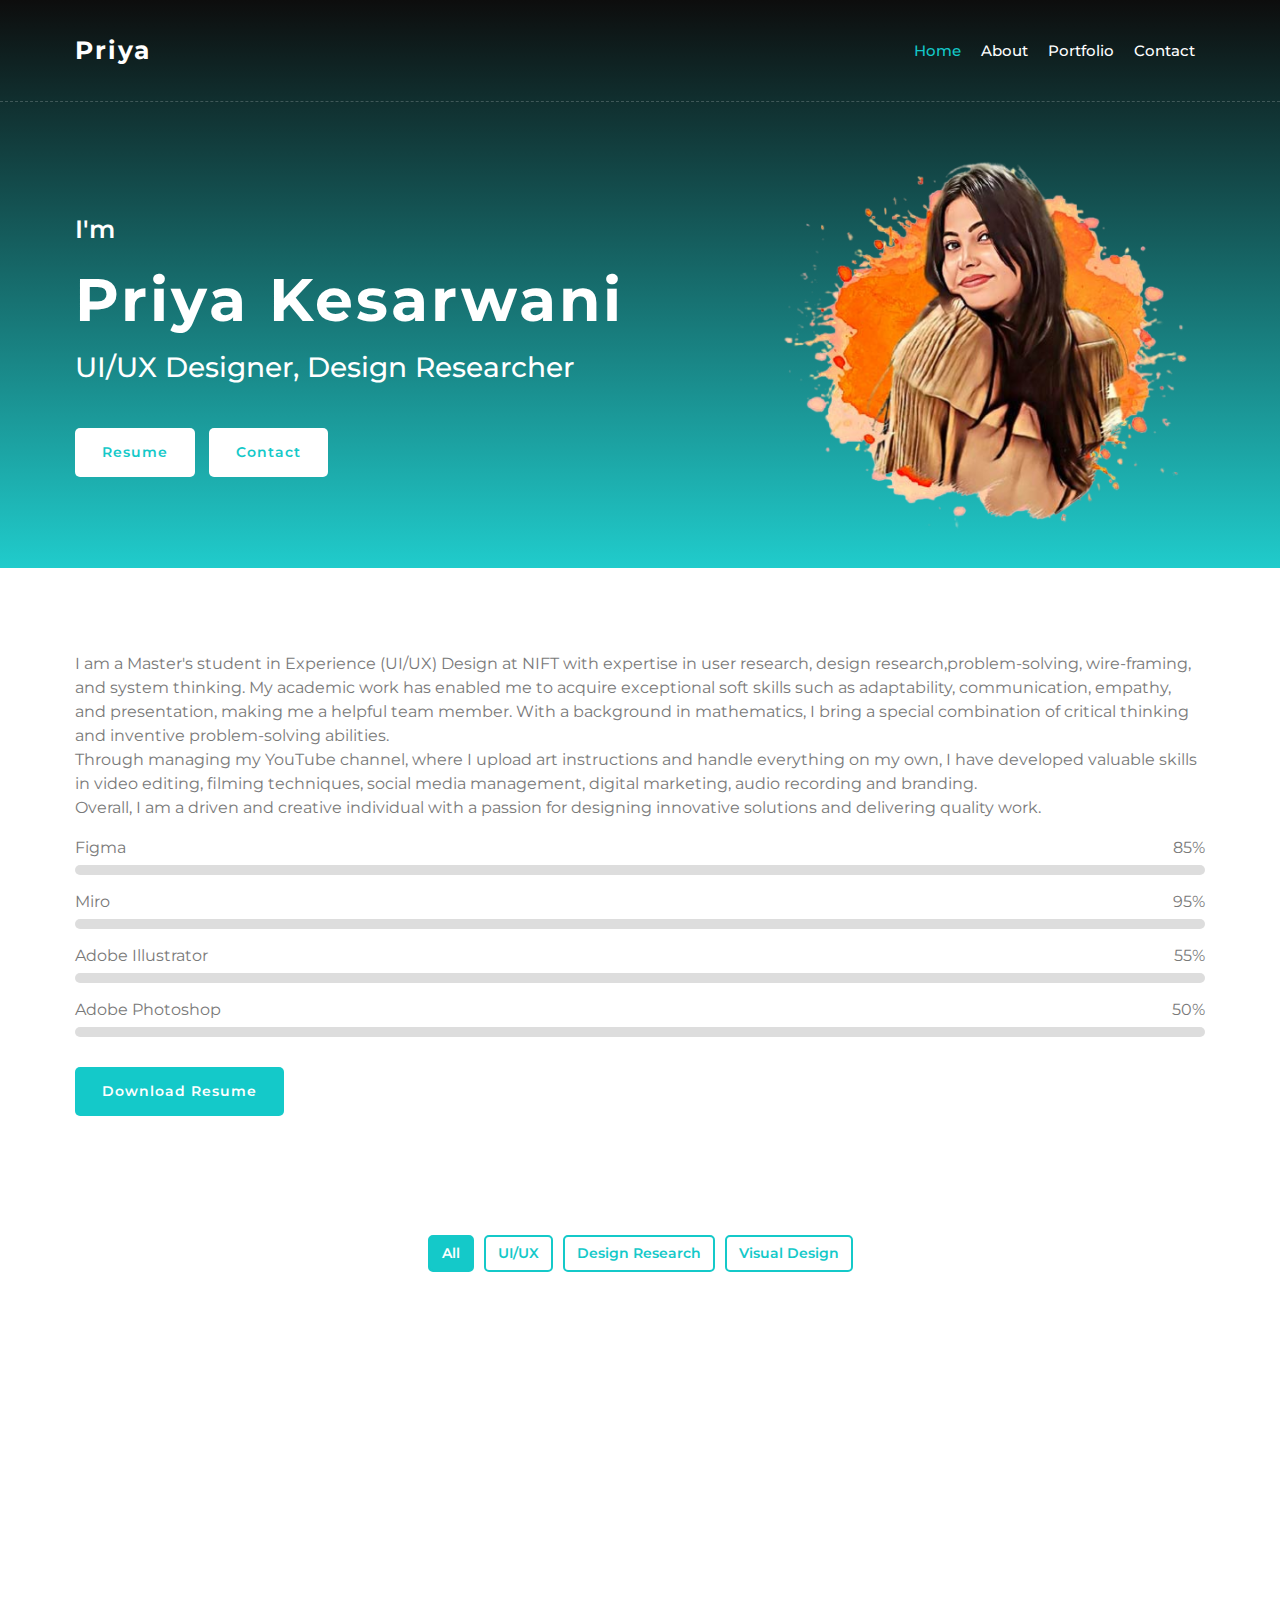
<file: index.html>
<!DOCTYPE html>
<html lang="en">

<head>
    <meta charset="utf-8">
    <title>Priya Kesarwani</title>
    <meta content="width=device-width, initial-scale=1.0" name="viewport">
    <meta content="Free Website Template" name="keywords">
    <meta content="Free Website Template" name="description">

    <!-- Favicon -->
    <link href="img/favicon.ico" rel="icon">

    <!-- Google Font -->
    <link href="https://fonts.googleapis.com/css2?family=Montserrat:wght@300;400;500;600;700&display=swap"
        rel="stylesheet">

    <!-- CSS Libraries -->
    <link href="https://stackpath.bootstrapcdn.com/bootstrap/4.4.1/css/bootstrap.min.css" rel="stylesheet">
    <link href="https://cdnjs.cloudflare.com/ajax/libs/font-awesome/5.10.0/css/all.min.css" rel="stylesheet">
    <link href="lib/animate/animate.min.css" rel="stylesheet">
    <link href="lib/owlcarousel/assets/owl.carousel.min.css" rel="stylesheet">
    <link href="lib/lightbox/css/lightbox.min.css" rel="stylesheet">

    <!-- Template Stylesheet -->
    <link href="css/style.css" rel="stylesheet">
</head>

<body data-spy="scroll" data-target=".navbar" data-offset="51">
    <!-- Nav Bar Start -->
    <div class="navbar navbar-expand-lg bg-light navbar-light">
        <div class="container-fluid">
            <a href="index.html" class="navbar-brand">Priya</a>
            <button type="button" class="navbar-toggler" data-toggle="collapse" data-target="#navbarCollapse">
                <button type="button" class="navbar-toggler" data-toggle="collapse" data-target="#navbarCollapse">
                    <span class="navbar-toggler-icon"></span>
                </button>

                <div class="collapse navbar-collapse justify-content-between" id="navbarCollapse">
                    <div class="navbar-nav ml-auto">
                        <a href="#home" class="nav-item nav-link active">Home</a>
                        <a href="#about" class="nav-item nav-link">About</a>
                        <a href="#portfolio" class="nav-item nav-link">Portfolio</a>
                        <a href="#contact" class="nav-item nav-link">Contact</a>
                    </div>
                </div>
        </div>
    </div>
    <!-- Nav Bar End -->


    <!-- Hero Start -->
    <div class="hero" id="home">
        <div class="container-fluid">
            <div class="row align-items-center">
                <div class="col-sm-12 col-md-6">
                    <div class="hero-content">
                        <div class="hero-text">
                            <p>I'm</p>
                            <h1>Priya Kesarwani</h1>
                            <h3 style="color:#fff">UI/UX Designer, Design Researcher</h3>
                        </div>
                        <div class="hero-btn">
                            <a class="btn" href="docs/Priya Kesarwani (Resume).pdf" target="_blank" download>Resume</a>
                            <a class="btn" href="#contact">Contact</a>
                        </div>
                    </div>
                </div>
                <div class="col-sm-12 col-md-6">
                    <div class="hero-image">
                        <img src="img/priya.png" alt="Hero Image">
                    </div>
                </div>
            </div>
        </div>
    </div>
    <!-- Hero End -->


    <!-- About Start -->
    <div class="about wow" data-wow-delay="0.1s" id="about">
        <div class="container-fluid">
            <div class="row align-items-center">
                <div class="col-md-12">
                    <div class="about-content">
                        <div class="section-header text-center">
                            <!-- <p>Learn About Me</p> -->
                            <h2>About me</h2>
                        </div>
                        <div class="about-text">
                            <p>
                                I am a Master's student in Experience (UI/UX) Design at NIFT with expertise in user
                                research, design research,problem-solving, wire-framing, and system thinking. My
                                academic work has enabled me to acquire exceptional soft skills such as adaptability,
                                communication, empathy, and presentation, making me a helpful team member. With a
                                background in mathematics, I bring a special combination of critical thinking and
                                inventive problem-solving abilities. <br>
                                Through managing my YouTube channel, where I upload art instructions and handle
                                everything on my own, I have developed valuable skills in video editing, filming
                                techniques, social media management, digital marketing, audio recording and branding.
                                <br>
                                Overall, I am a driven and creative individual with a passion for designing innovative
                                solutions and delivering quality work.
                            </p>
                        </div>
                        <div class="skills">
                            <div class="skill-name">
                                <p>Figma</p>
                                <p>85%</p>
                            </div>
                            <div class="progress">
                                <div class="progress-bar" role="progressbar" aria-valuenow="85" aria-valuemin="0"
                                    aria-valuemax="100"></div>
                            </div>
                            <div class="skill-name">
                                <p>Miro</p>
                                <p>95%</p>
                            </div>
                            <div class="progress">
                                <div class="progress-bar" role="progressbar" aria-valuenow="95" aria-valuemin="0"
                                    aria-valuemax="100"></div>
                            </div>
                            <div class="skill-name">
                                <p>Adobe Illustrator</p>
                                <p>55%</p>
                            </div>
                            <div class="progress">
                                <div class="progress-bar" role="progressbar" aria-valuenow="55" aria-valuemin="0"
                                    aria-valuemax="100"></div>
                            </div>
                            <div class="skill-name">
                                <p>Adobe Photoshop</p>
                                <p>50%</p>
                            </div>
                            <div class="progress">
                                <div class="progress-bar" role="progressbar" aria-valuenow="50" aria-valuemin="0"
                                    aria-valuemax="100"></div>
                            </div>
                        </div>
                        <a class="btn" href="docs/Priya Kesarwani (Resume).pdf" target="_blank" download>Download Resume</a>
                    </div>

                </div>
            </div>
            <!-- About End -->

            <!-- Portfolio Start -->
            <div class="portfolio" id="portfolio">
                <div class="container">
                    <div class="section-header text-center wow zoomIn" data-wow-delay="0.1s">
                        <!-- <p>My work</p> -->
                        <h2>My Portfolio</h2>
                    </div>
                    <div class="row">
                        <div class="col-12">
                            <ul id="portfolio-filter">
                                <li data-filter="*" class="filter-active">All</li>
                                <li data-filter=".filter-1">UI/UX</li>
                                <li data-filter=".filter-2">Design Research</li>
                                <li data-filter=".filter-3">Visual Design</li>
                                <!-- <li data-filter=".filter-4">Illustrations</li> -->
                            </ul>
                        </div>
                    </div>

                    <div class="row portfolio-container">
                        <div class="col-lg-4 col-md-6 col-sm-12 portfolio-item filter-1 wow" data-wow-delay="0.0s">
                            <a href="docs/ecoconnect.pdf" target="_blank">
                                <div class="portfolio-wrap">
                                    <div class="portfolio-img">
                                        <img src="img/eco-cover.jpeg" alt="Image">
                                    </div>
                                    <div class="portfolio-text">
                                        <h3 class="portfolio-text-heading">EcoConnect: UI/UX Case Study</h3>
                                        <!-- <a class="btn" href="img/portfolio-1.jpg" data-lightbox="portfolio">+</a> -->
                                    </div>
                                </div>
                            </a>
                        </div>
                        <div class="col-lg-4 col-md-6 col-sm-12 portfolio-item filter-1 wow" data-wow-delay="0.2s">
                            <a href="docs/JIOMART APP REDESIGN.pdf" target="_blank">
                                <div class="portfolio-wrap">
                                    <div class="portfolio-img">
                                        <img src="img/jiomart-cover.jpeg" alt="Image">
                                    </div>
                                    <div class="portfolio-text">
                                        <h3 class="portfolio-text-heading">JioMart Redesign: UI/UX Case Study</h3>
                                        <!-- <a class="btn" href="img/portfolio-2.jpg" data-lightbox="portfolio">+</a> -->
                                    </div>
                                </div>
                            </a>
                        </div>
                        <div class="col-lg-4 col-md-6 col-sm-12 portfolio-item filter-1 wow" data-wow-delay="0.2s">
                            <a href="docs/INK-WINK-UX-Case-Study.pdf">
                                <div class="portfolio-wrap">
                                    <div class="portfolio-img">
                                        <img src="img/ink-wink-cover.png" alt="Image">
                                    </div>
                                    <div class="portfolio-text">
                                        <h3 class="portfolio-text-heading">Ink Wink: UI/UX Case Study</h3>
                                        <!-- <a class="btn" href="img/portfolio-2.jpg" data-lightbox="portfolio">+</a> -->
                                    </div>
                                </div>
                            </a>
                        </div>
                        <div class="col-lg-4 col-md-6 col-sm-12 portfolio-item filter-1 wow" data-wow-delay="0.2s">
                            <a href="docs/Celebrare-Website-Resign.pdf">
                                <div class="portfolio-wrap">
                                    <div class="portfolio-img">
                                        <img src="img/celebrare-cover.png" alt="Image">
                                    </div>
                                    <div class="portfolio-text">
                                        <h3 class="portfolio-text-heading">Celebrare Task: Website Redesign</h3>
                                        <!-- <a class="btn" href="img/portfolio-2.jpg" data-lightbox="portfolio">+</a> -->
                                    </div>
                                </div>
                            </a>
                        </div>
                        <div class="col-lg-4 col-md-6 col-sm-12 portfolio-item filter-1 wow" data-wow-delay="0.2s">
                            <a href="docs/WEBSITE REDESIGN-FANGOFOOD.pdf">
                                <div class="portfolio-wrap">
                                    <div class="portfolio-img">
                                        <img src="img/fango-food-cover.png" alt="Image">
                                    </div>
                                    <div class="portfolio-text">
                                        <h3 class="portfolio-text-heading">Fango Food: Website Redesign</h3>
                                        <!-- <a class="btn" href="img/portfolio-2.jpg" data-lightbox="portfolio">+</a> -->
                                    </div>
                                </div>
                            </a>
                        </div>
                        <div class="col-lg-4 col-md-6 col-sm-12 portfolio-item filter-2 wow" data-wow-delay="0.4s">
                            <a href="coming-soon.html">
                                <div class="portfolio-wrap">
                                    <div class="portfolio-img">
                                        <img src="img/portfolio-3.jpg" alt="Image">
                                    </div>
                                    <div class="portfolio-text">
                                        <h3 class="portfolio-text-heading">Zomato: System Mapping</h3>
                                        <!-- <a class="btn" href="img/portfolio-3.jpg" data-lightbox="portfolio">+</a> -->
                                    </div>
                                </div>
                            </a>
                        </div>
                        <div class="col-lg-4 col-md-6 col-sm-12 portfolio-item filter-2 wow" data-wow-delay="0.6s">
                            <a href="coming-soon.html">
                                <div class="portfolio-wrap">
                                    <div class="portfolio-img">
                                        <img src="img/portfolio-4.jpg" alt="Image">
                                    </div>
                                    <div class="portfolio-text">
                                        <h3 class="portfolio-text-heading">Sustainable System Analysis: PVC</h3>
                                        <!-- <a class="btn" href="img/portfolio-4.jpg" data-lightbox="portfolio">+</a> -->
                                    </div>
                                </div>
                            </a>
                        </div>
                        <div class="col-lg-4 col-md-6 col-sm-12 portfolio-item filter-3 wow" data-wow-delay="0.8s">
                            <a href="coming-soon.html">
                                <div class="portfolio-wrap">
                                    <div class="portfolio-img">
                                        <img src="img/portfolio-5.jpg" alt="Image">
                                    </div>
                                    <div class="portfolio-text">
                                        <h3 class="portfolio-text-heading">Photobook: Abandoned places reclaimed by nature</h3>
                                        <!-- <a class="btn" href="img/portfolio-5.jpg" data-lightbox="portfolio">+</a> -->
                                    </div>
                                </div>
                            </a>
                        </div>
                        <!-- <div class="col-lg-4 col-md-6 col-sm-12 portfolio-item filter-4 wow" data-wow-delay="1s">
                            <a href="coming-soon.html">
                                <div class="portfolio-wrap">
                                    <div class="portfolio-img">
                                        <img src="img/portfolio-6.jpg" alt="Image">
                                    </div>
                                    <div class="portfolio-text">
                                        <h3>Mandala</h3>
                                        <a class="btn" href="img/portfolio-6.jpg" data-lightbox="portfolio">+</a>
                                    </div>
                                </div>
                            </a>
                        </div> -->
                    </div>
                </div>
            </div>
            <!-- Portfolio End -->
        </div>
    </div>

    <!-- Footer Start -->
    <div class="footer wow fadeIn" id="contact" name="contact">
        <div class="container-fluid">
            <div class="container">

                <div class="row">
                    <div class="col-md-4">
                        <div class="footer-info">
                            <h2>Priya Kesarwani</h2>
                            <h3>Master of Design (UI/UX Dev)</h3>
                            <h3>NIFT Panchakula</h3>
                        </div>
                    </div>
                    <div class="col-md-4">
                        <h2>Contact Info</h2>
                        <div style="color:#fff">
                            <p>+91 746 495 0588</p>
                        </div>
                        <div>
                            <p><a href="mailto:priya.kesarwani@nift.ac.in"
                                    style="color:#fff">priya.kesarwani@nift.ac.in</a>
                                <br />
                                <a href="mailto:priya.kesarwani@nift.ac.in"
                                    style="color:#fff">priya.keasrwani7464@gmail.com</a>
                            </p>
                        </div>
                    </div>
                    <div class="col-md-4">
                        <div class="footer-social">
                            <div class="col-md-6">
                                <a href="https://www.behance.net/priyakesarwani" target="_blank"><i
                                        class="fab fa-behance"></i></a>
                                <a href="https://www.instagram.com/artistry_746/" target="_blank"><i
                                        class="fab fa-instagram"></i></a>
                                <a href="https://bento.me/priya-kesarwani" target="_blank"><i
                                        class="fab fa-behance"></i></a>
                            </div>
                            <div class="col-md-6">
                                <a href="https://www.youtube.com/@priyakesarwani1681" target="_blank"><i
                                        class="fab fa-youtube"></i></a>
                                <a href="https://www.linkedin.com/in/priya-kesarwani-9a4254214/" target="_blank"><i
                                        class="fab fa-linkedin-in"></i></a>
                            </div>
                        </div>
                    </div>
                </div>
            </div>
        </div>
    </div>
    <!-- Footer End -->


    <!-- Back to top button -->
    <a href="#" class="btn back-to-top"><i class="fa fa-chevron-up"></i></a>


    <!-- Pre Loader -->
    <div id="loader" class="show">
        <div class="loader"></div>
    </div>


    <!-- JavaScript Libraries -->
    <script src="https://code.jquery.com/jquery-3.4.1.min.js"></script>
    <script src="https://stackpath.bootstrapcdn.com/bootstrap/4.4.1/js/bootstrap.bundle.min.js"></script>
    <script src="lib/easing/easing.min.js"></script>
    <script src="lib/wow/wow.min.js"></script>
    <script src="lib/waypoints/waypoints.min.js"></script>
    <script src="lib/typed/typed.min.js"></script>
    <script src="lib/owlcarousel/owl.carousel.min.js"></script>
    <script src="lib/isotope/isotope.pkgd.min.js"></script>
    <script src="lib/lightbox/js/lightbox.min.js"></script>

    <!-- Contact Javascript File -->
    <script src="mail/jqBootstrapValidation.min.js"></script>
    <script src="mail/contact.js"></script>

    <!-- Template Javascript -->
    <script src="js/main.js"></script>
</body>

</html>
</file>
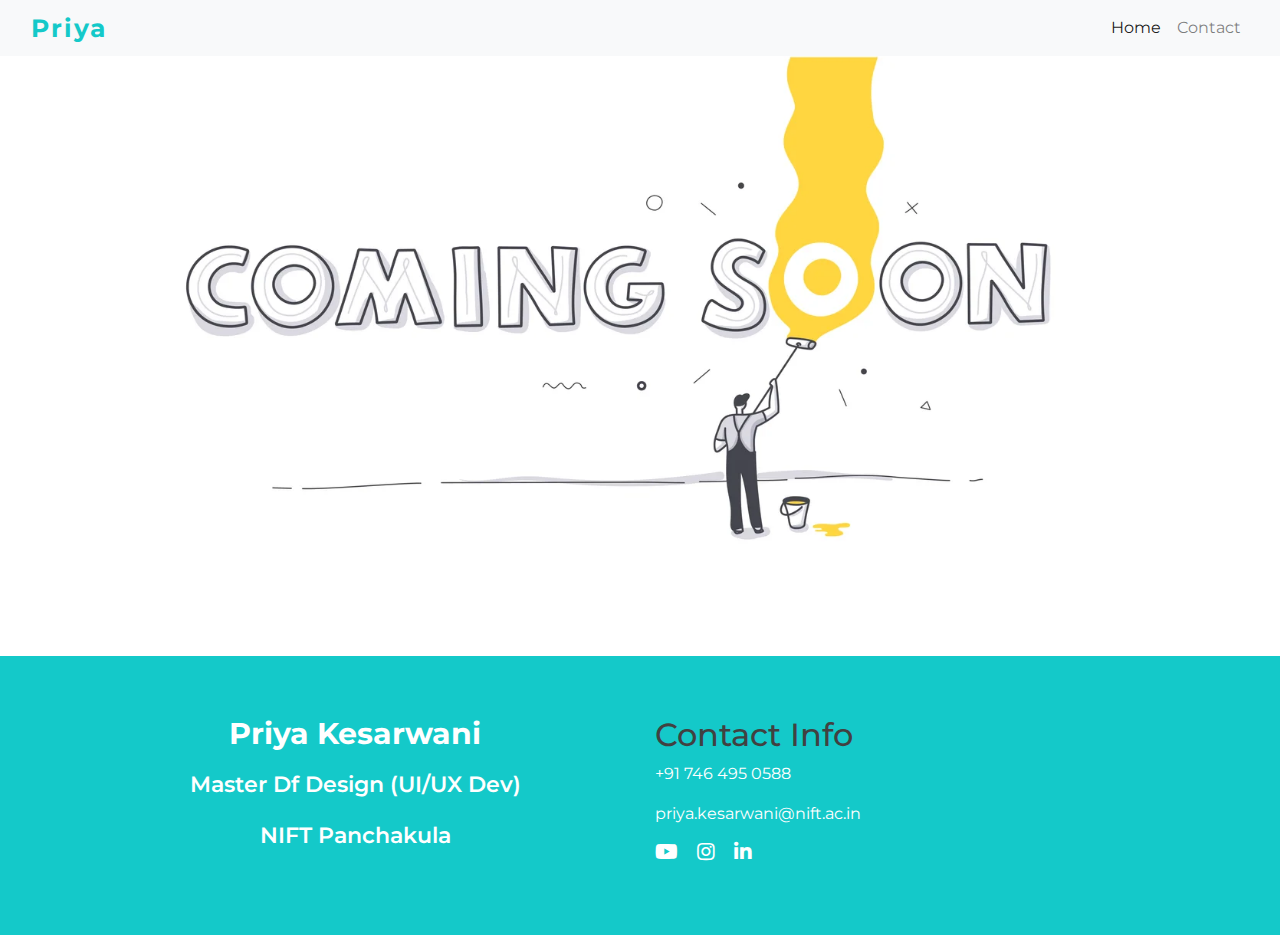
<file: coming-soon.html>
<!DOCTYPE html>
<html lang="en">

<head>
    <meta charset="utf-8">
    <title>Priya Kesarwani</title>
    <meta content="width=device-width, initial-scale=1.0" name="viewport">
    <meta content="Free Website Template" name="keywords">
    <meta content="Free Website Template" name="description">

    <!-- Favicon -->
    <link href="img/favicon.ico" rel="icon">

    <!-- Google Font -->
    <link href="https://fonts.googleapis.com/css2?family=Montserrat:wght@300;400;500;600;700&display=swap"
        rel="stylesheet">

    <!-- CSS Libraries -->
    <link href="https://stackpath.bootstrapcdn.com/bootstrap/4.4.1/css/bootstrap.min.css" rel="stylesheet">
    <link href="https://cdnjs.cloudflare.com/ajax/libs/font-awesome/5.10.0/css/all.min.css" rel="stylesheet">
    <link href="lib/animate/animate.min.css" rel="stylesheet">
    <link href="lib/owlcarousel/assets/owl.carousel.min.css" rel="stylesheet">
    <link href="lib/lightbox/css/lightbox.min.css" rel="stylesheet">

    <!-- Template Stylesheet -->
    <link href="css/style-coming-soon.css" rel="stylesheet">
</head>

<body data-spy="scroll" data-target=".navbar" data-offset="51">
    <!-- Nav Bar Start -->
    <div class="navbar navbar-expand-lg bg-light navbar-light">
        <div class="container-fluid">
            <a href="index.html" class="navbar-brand">Priya</a>
            <button type="button" class="navbar-toggler" data-toggle="collapse" data-target="#navbarCollapse">
                <button type="button" class="navbar-toggler" data-toggle="collapse" data-target="#navbarCollapse">
                    <span class="navbar-toggler-icon"></span>
                </button>

                <div class="collapse navbar-collapse justify-content-between" id="navbarCollapse">
                    <div class="navbar-nav ml-auto">
                        <a href="index.html" class="nav-item nav-link active">Home</a>
                        <a href="#contact" class="nav-item nav-link">Contact</a>
                    </div>
                </div>
        </div>
    </div>
    <!-- Nav Bar End -->

     <!-- About Start -->
    <div class="container">
        <div class="row align-items-center">
            <div class="col-md-12 col-sm-12">
                    <img src="img/coming-soon-page.jpg" class="img-responsive" width="100%" />

            </div>
        </div>
        <!-- About End -->
    </div>

    




            <!-- Footer Start -->
    <div class="footer wow fadeIn"  id="contact">
        <div class="container-fluid">
            <div class="container">
                
                <div class="row">
                    <div class="col-md-6">
                        <div class="footer-info">
                            <h2>Priya Kesarwani</h2>
                            <h3>Master Df Design (UI/UX Dev)</h3>
                            <h3>NIFT Panchakula</h3>
                            
                        </div>
                    </div>
                    <div class="col-md-6">
                        <h2>Contact Info</h2>
                        <div style="color:#fff">
                            <p>+91 746 495 0588</p>
                        </div>
                        <div>
                            <p><a href = "mailto:priya.kesarwani@nift.ac.in" style="color:#fff">priya.kesarwani@nift.ac.in</a></p>
                        </div>
                        <div class="footer-social">
                            <a href="https://www.youtube.com/@priyakesarwani1681" target="_blank"><i class="fab fa-youtube"></i></a>
                            <a href="https://www.instagram.com/artistry_746/" target="_blank"><i class="fab fa-instagram"></i></a>
                            <a href="https://www.linkedin.com/in/priya-kesarwani-9a4254214/" target="_blank"><i class="fab fa-linkedin-in"></i></a>
                        </div>
                    </div>
                </div>
            </div>
        </div>
    </div>
            <!-- Footer End -->


            <!-- Back to top button -->
            <a href="#" class="btn back-to-top"><i class="fa fa-chevron-up"></i></a>


            <!-- Pre Loader -->
            <div id="loader" class="show">
                <div class="loader"></div>
            </div>


            <!-- JavaScript Libraries -->
            <script src="https://code.jquery.com/jquery-3.4.1.min.js"></script>
            <script src="https://stackpath.bootstrapcdn.com/bootstrap/4.4.1/js/bootstrap.bundle.min.js"></script>
            <script src="lib/easing/easing.min.js"></script>
            <script src="lib/wow/wow.min.js"></script>
            <script src="lib/waypoints/waypoints.min.js"></script>
            <script src="lib/typed/typed.min.js"></script>
            <script src="lib/owlcarousel/owl.carousel.min.js"></script>
            <script src="lib/isotope/isotope.pkgd.min.js"></script>
            <script src="lib/lightbox/js/lightbox.min.js"></script>

            <!-- Contact Javascript File -->
            <script src="mail/jqBootstrapValidation.min.js"></script>
            <script src="mail/contact.js"></script>

            <!-- Template Javascript -->
            <script src="js/main.js"></script>
</body>

</html>
</file>
<file: css/style.css>
/*******************************/
/********* General CSS *********/
/*******************************/
body {
    color: #797979;
    background: #ffffff;
    font-family: 'Montserrat', sans-serif;
}

h1,
h2,
h3,
h4,
h5,
h6 {
    color: #ffffff;
}

a {
    color: #14C9C9;
    /* transition: .3s; */
}

a:hover,
a:active,
a:focus {
    color: #14C9C9;
    outline: none;
    text-decoration: none;
}

.btn:focus,
.form-control:focus {
    box-shadow: none;
}

.container-fluid {
    max-width: 1366px;
    /*height: 1000px;*/
}

.btn {
    padding: 12px 25px;
    font-size: 14px;
    font-weight: 600;
    letter-spacing: 1px;
    color: #ffffff;
    background: #14C9C9;
    border: 2px solid transparent;
    border-radius: 5px;
    box-shadow: inset 0 0 0 50px #14C9C9;
    /* transition: ease-out 0.3s;
    -webkit-transition: ease-out 0.3s;
    -moz-transition: ease-out 0.3s; */
}


.btn:hover {
    color: #14C9C9;
    background: transparent;
    box-shadow: inset 0 0 0 0 #14C9C9;
    border-color: #14C9C9;
}


#loader {
    position: fixed;
    top: 0;
    right: 0;
    bottom: 0;
    left: 0;
    display: flex;
    align-items: center;
    justify-content: center;
    background: #ffffff;
    opacity: 0;
    visibility: hidden;
    /* -webkit-transition: opacity .3s ease-out, visibility 0s linear .3s;
    -o-transition: opacity .3s ease-out, visibility 0s linear .3s;
    transition: opacity .3s ease-out, visibility 0s linear .3s; */
    z-index: 999;
}

#loader.show {
    /* -webkit-transition: opacity .6s ease-out, visibility 0s linear 0s;
    -o-transition: opacity .6s ease-out, visibility 0s linear 0s;
    transition: opacity .6s ease-out, visibility 0s linear 0s; */
    visibility: visible;
    opacity: 1;
}

#loader .loader {
    position: relative;
    width: 45px;
    height: 45px;
    border: 5px solid #dddddd;
    border-top: 5px solid #14C9C9;
    border-radius: 50%;
    -webkit-animation: spin 2s linear infinite;
    animation: spin 2s linear infinite;
}

@-webkit-keyframes spin {
    0% {
        -webkit-transform: rotate(0deg);
    }

    100% {
        -webkit-transform: rotate(360deg);
    }
}

@keyframes spin {
    0% {
        transform: rotate(0deg);
    }

    100% {
        transform: rotate(360deg);
    }
}

.back-to-top {
    position: fixed;
    display: none;
    width: 44px;
    height: 44px;
    padding: 8px 0;
    text-align: center;
    line-height: 1;
    font-size: 22px;
    right: 15px;
    bottom: 15px;
    z-index: 9;
}

.back-to-top i {
    color: #ffffff;
}

.back-to-top:hover i {
    color: #414141;
}


/**********************************/
/*********** Nav Bar CSS **********/
/**********************************/
.navbar {
    position: relative;
    /* transition: .5s; */
    z-index: 999;
}

.navbar.nav-sticky {
    position: fixed;
    top: 0;
    width: 100%;
    box-shadow: 0 2px 5px rgba(0, 0, 0, .3);
}

.navbar-brand:hover {
    color: #14C9C9 !important;
}

.navbar .navbar-brand {
    margin: 0;
    font-size: 25px;
    line-height: 0px;
    font-weight: 700;
    letter-spacing: 2px;
    /* transition: .5s; */

}

.navbar .navbar-brand img {
    max-width: 100%;
    max-height: 40px;
}

.navbar .dropdown-menu {
    margin-top: 0;
    border: 0;
    border-radius: 0;
    background: #f8f9fa;
}

@media (min-width: 992px) {
    .navbar {
        position: absolute;
        width: 100%;
        padding: 30px 60px;
        background: transparent !important;
        border-bottom: 1px dashed rgba(256, 256, 256, .2);
        z-index: 9;
    }

    .navbar.nav-sticky {
        padding: 10px 60px;
        background: #ffffff !important;
    }

    .navbar .navbar-brand {
        color: #ffffff;
    }

    .navbar.nav-sticky .navbar-brand {
        color: #14C9C9;
    }

    .navbar-light .navbar-nav .nav-link,
    .navbar-light .navbar-nav .nav-link:focus {
        padding: 10px 10px 8px 10px;
        color: #ffffff;
        font-size: 15px;
        font-weight: 500;
    }

    .navbar-light.nav-sticky .navbar-nav .nav-link,
    .navbar-light.nav-sticky .navbar-nav .nav-link:focus {
        color: #414141;
    }

    .navbar-light .navbar-nav .nav-link:hover,
    .navbar-light .navbar-nav .nav-link.active {
        color: #14C9C9;
    }

    .navbar-light.nav-sticky .navbar-nav .nav-link:hover,
    .navbar-light.nav-sticky .navbar-nav .nav-link.active {
        color: #14C9C9;
    }
}

@media (max-width: 991.98px) {
    .navbar {
        padding: 15px;
        background: #ffffff !important;
    }

    .navbar .navbar-brand {
        color: #14C9C9;
    }

    .navbar .navbar-nav {
        margin-top: 15px;
    }

    .navbar a.nav-link {
        padding: 5px;
    }

    .navbar .dropdown-menu {
        box-shadow: none;
    }
}


/*******************************/
/********** Hero CSS ***********/
/*******************************/
.hero {
    position: relative;
    width: 100%;
    margin-bottom: 45px;
    padding: 120px 0 0 0;
    overflow: hidden;
    background: linear-gradient(rgba(0, 0, 0, .95), rgba(20, 201, 201, .95));
    background-position: center;
    background-repeat: no-repeat;
    background-size: cover;
}

.hero .container-fluid {
    padding: 0;
}

.hero .hero-image {
    position: relative;
    text-align: right;
    padding-right: 75px;
}

.hero .hero-image img {
    max-width: 80%;
    max-height: 80%;
}

.hero .hero-content {
    position: relative;
    padding-left: 75px;
    display: flex;
    align-items: flex-start;
    justify-content: center;
    flex-direction: column;
}

.hero .hero-text p {
    color: #ffffff;
    font-size: 25px;
    font-weight: 600;
    margin-bottom: 15px;
}

.hero .hero-text h1 {
    color: #ffffff;
    font-size: 60px;
    font-weight: 700;
    letter-spacing: 3px;
    margin-bottom: 15px;
}

.hero .hero-text h2 {
    display: inline-block;
    margin: 0;
    height: 35px;
    color: #ffffff;
    font-size: 35px;
    font-weight: 600;
}

.hero .hero-text .typed-text {
    display: none;
}

.hero .hero-text .typed-cursor {
    font-size: 35px;
    font-weight: 300;
    color: #ffffff;
}

.hero .hero-btn .btn {
    border-radius: 5px;
    margin-top: 35px;
    color: #14C9C9;
    background: #ffffff;
    box-shadow: inset 0 0 0 50px #ffffff;
}

.hero .hero-btn .btn:hover {
    color: #ffffff;
    background: transparent;
    box-shadow: inset 0 0 0 0 #ffffff;
    border-color: #ffffff;
}

.hero .hero-btn .btn:first-child {
    margin-right: 10px;
}

@media (max-width: 991.98px) {
    .hero {
        padding-top: 60px;
    }

    .hero .hero-content {
        padding: 0 15px;
    }

    .hero .hero-text p {
        font-size: 20px;
    }

    .hero .hero-text h1 {
        font-size: 45px;
    }

    .hero .hero-text h2 {
        font-size: 25px;
        height: 25px;
    }

    .hero .hero-btn .btn {
        padding: 12px 30px;
        letter-spacing: 1px;
    }
}

@media (max-width: 767.98px) {
    .hero {
        padding-top: 60px;
        padding-bottom: 60px;
    }

    .hero,
    .hero .hero-text,
    .hero .hero-btn {
        width: 100%;
        text-align: left;
    }

    .hero .hero-text p {
        font-size: 18px;
    }

    .hero .hero-text h1 {
        font-size: 35px;
    }

    .hero .hero-text h2 {
        font-size: 22px;
        height: 22px;
    }

    .hero .hero-btn .btn {
        padding: 10px 15px;
        letter-spacing: 1px;
    }
}

@media (max-width: 575.98px) {
    .hero .hero-text p {
        font-size: 16px;
    }

    .hero .hero-text h1 {
        font-size: 30px;
    }

    .hero .hero-text h2 {
        font-size: 18px;
        height: 18px;
    }

    .hero .hero-btn .btn {
        padding: 8px 10px;
        letter-spacing: 0;
    }
}


/*******************************/
/******* Section Header ********/
/*******************************/
.section-header {
    position: relative;
    margin-bottom: 45px;
}

.section-header p {
    display: inline-block;
    margin: 0 30px;
    margin-bottom: 10px;
    padding-left: 15px;
    position: relative;
    font-size: 16px;
    font-weight: 600;
    letter-spacing: 1px;
    text-transform: uppercase;
    background: #ffffff;
}

.section-header p::before {
    position: absolute;
    content: "";
    height: 3px;
    top: 11px;
    right: 0;
    left: -30px;
    background: #14C9C9;
    z-index: -1;
}

.section-header p::after {
    position: absolute;
    content: "";
    width: 3px;
    height: 3px;
    top: 11px;
    left: 3px;
    background: #14C9C9;
    z-index: 1;
}

.section-header h2 {
    margin: 0;
    position: relative;
    font-size: 45px;
    font-weight: 700;
}

@media (max-width: 767.98px) {
    .section-header h2 {
        font-size: 30px;
    }
}


/*******************************/
/********** About CSS **********/
/*******************************/
.about {
    position: relative;
    width: 100%;
    margin: -45px 0 45px 0;
}

.about .col-lg-6 {
    padding: 0;
}

.about .section-header {
    margin-bottom: 30px;
}

.about .about-img {
    position: relative;
    height: 100%;
}

.about .about-img img {
    position: relative;
    width: 100%;
    height: 100%;
    object-fit: cover;
}

.about .about-content {
    padding: 0 60px;
}

.about .about-text p {
    font-size: 16px;
}

.about .skills {
    margin-bottom: 30px;
}

.about .skill-name {
    margin-top: 15px;
}

.about .skill-name p {
    display: inline-block;
    margin-bottom: 5px;
    font-size: 16px;
    font-weight: 400;
}

.about .skill-name p:last-child {
    float: right;
}

.about .progress {
    height: 10px;
    border-radius: 10px;
    background: #dddddd;
}

.about .progress .progress-bar {
    width: 0px;
    background: #14C9C9;
    border-radius: 10px;
    /* transition: 2s; */
}

.about .about-text a.btn {
    margin-top: 15px;
}

@media (max-width: 991.98px) {
    .about .about-content {
        padding: 45px 15px 0 15px;
    }
}


/*******************************/
/******* Experience CSS ********/
/*******************************/
.experience {
    position: relative;
    padding: 45px 0 15px 0;
}

.experience .timeline {
    position: relative;
    width: 100%;
}

.experience .timeline::after {
    content: '';
    position: absolute;
    width: 2px;
    background: #14C9C9;
    top: 0;
    bottom: 0;
    left: 50%;
    margin-left: -1px;
}

.experience .timeline .timeline-item {
    position: relative;
    background: inherit;
    width: 50%;
    margin-bottom: 30px;
}

.experience .timeline .timeline-item.left {
    left: 0;
    padding-right: 30px;
}

.experience .timeline .timeline-item.right {
    left: 50%;
    padding-left: 30px;
}

.experience .timeline .timeline-item::after {
    content: '';
    position: absolute;
    width: 16px;
    height: 16px;
    top: 48px;
    right: -8px;
    background: #ffffff;
    border: 2px solid #14C9C9;
    border-radius: 16px;
    z-index: 1;
}

.experience .timeline .timeline-item.right::after {
    left: -8px;
}

.experience .timeline .timeline-item::before {
    content: '';
    position: absolute;
    width: 0;
    height: 0;
    top: 46px;
    right: 10px;
    z-index: 1;
    border: 10px solid;
    border-color: transparent transparent transparent #dddddd;
}

.experience .timeline .timeline-item.right::before {
    left: 10px;
    border-color: transparent #dddddd transparent transparent;
}

.experience .timeline .timeline-date {
    position: absolute;
    width: 100%;
    top: 44px;
    font-size: 16px;
    font-weight: 600;
    color: #14C9C9;
    text-transform: uppercase;
    letter-spacing: 1px;
    z-index: 1;
}

.experience .timeline .timeline-item.left .timeline-date {
    text-align: left;
    left: calc(100% + 55px);
}

.experience .timeline .timeline-item.right .timeline-date {
    text-align: right;
    right: calc(100% + 55px);
}

.experience .timeline .timeline-text {
    padding: 30px;
    background: #ffffff;
    position: relative;
    border-right: 5px solid #dddddd;
    box-shadow: 0 0 60px rgba(0, 0, 0, .08);
}

.experience .timeline .timeline-item.right .timeline-text {
    border-right: none;
    border-left: 5px solid #dddddd;
}

.experience .timeline .timeline-text h2 {
    margin: 0 0 5px 0;
    font-size: 22px;
    font-weight: 600;
}

.experience .timeline .timeline-text h4 {
    margin: 0 0 10px 0;
    font-size: 16px;
    font-style: italic;
    font-weight: 400;
}

.experience .timeline .timeline-text p {
    margin: 0;
    font-size: 16px;
}

@media (max-width: 767.98px) {
    .experience .timeline::after {
        left: 8px;
    }

    .experience .timeline .timeline-item {
        width: 100%;
        padding-left: 38px;
    }

    .experience .timeline .timeline-item.left {
        padding-right: 0;
    }

    .experience .timeline .timeline-item.right {
        left: 0%;
        padding-left: 38px;
    }

    .experience .timeline .timeline-item.left::after,
    .experience .timeline .timeline-item.right::after {
        left: 0;
    }

    .experience .timeline .timeline-item.left::before,
    .experience .timeline .timeline-item.right::before {
        left: 18px;
        border-color: transparent #dddddd transparent transparent;
    }

    .experience .timeline .timeline-item.left .timeline-date,
    .experience .timeline .timeline-item.right .timeline-date {
        position: relative;
        top: 0;
        right: auto;
        left: 0;
        text-align: left;
        margin-bottom: 10px;
    }

    .experience .timeline .timeline-item.left .timeline-text,
    .experience .timeline .timeline-item.right .timeline-text {
        border-right: none;
        border-left: 5px solid #dddddd;
    }
}


/*******************************/
/********* Service CSS *********/
/*******************************/
.service {
    position: relative;
    width: 100%;
    padding: 45px 0 15px 0;
}

.service .service-item {
    position: relative;
    margin-bottom: 30px;
    display: flex;
    align-items: center;
    box-shadow: inset 0 0 0 0 transparent;
    /* transition: ease-out 0.5s; */
}

.service .service-item:hover {
    box-shadow: inset 800px 0 0 0 #14C9C9;
}

.service .service-icon {
    position: relative;
    width: 150px;
    min-height: 150px;
    display: flex;
    align-items: center;
    justify-content: center;
    border: 1px solid #14C9C9;
    background: #ffffff;
}

.service .service-icon i {
    position: relative;
    font-size: 60px;
    color: #14C9C9;
    /* transition: .3s; */
}

.service .service-item:hover i {
    font-size: 75px;
}

.service .service-text {
    position: relative;
    width: calc(100% - 120px);
    padding: 0 30px;
}

.service .service-text h3 {
    margin-bottom: 10px;
    font-size: 20px;
    font-weight: 600;
    /* transition: 1s; */
}

.service .service-text p {
    margin: 0;
    font-size: 16px;
    /* transition: 1s; */
}

.service .service-item:hover .service-text h3,
.service .service-item:hover .service-text p {
    color: #ffffff;
}

@media (max-width: 575.98px) {
    .service .service-text h3 {
        font-size: 16px;
        margin-bottom: 5px;
    }

    .service .service-text p {
        font-size: 14px;
    }
}


/*******************************/
/******** Portfolio CSS ********/
/*******************************/
.portfolio {
    position: relative;
    padding: 45px 0 15px 0;
}

.portfolio #portfolio-filter {
    padding: 0;
    margin: -15px 0 25px 0;
    list-style: none;
    font-size: 0;
    text-align: center;
}

.portfolio #portfolio-filter li {
    cursor: pointer;
    display: inline-block;
    margin: 5px;
    padding: 6px 12px;
    font-size: 14px;
    font-weight: 600;
    border: 2px solid transparent;
    border-radius: 5px;
    /* transition: ease-out 0.3s;
    -webkit-transition: ease-out 0.3s;
    -moz-transition: ease-out 0.3s; */
    color: #14C9C9;
    background: transparent;
    box-shadow: inset 0 0 0 0 #14C9C9;
    border-color: #14C9C9;
}

.portfolio #portfolio-filter li:hover,
.portfolio #portfolio-filter li.filter-active {
    color: #ffffff;
    background: #14C9C9;
    box-shadow: inset 0 0 0 50px #14C9C9;
}

.portfolio .portfolio-item {
    position: relative;
}

.portfolio .portfolio-wrap {
    position: relative;
    width: 100%;
}

.portfolio .portfolio-img {
    position: relative;
    overflow: hidden;
    border-radius: 10px;
}

.portfolio .portfolio-img img {
    position: relative;
    width: 100%;
    height: 100%;
    object-fit: cover;
    transform: scale(1.1);
    /* transition: .5s; */
}

.portfolio .portfolio-item:hover img {
    margin-left: 0px;
}

.portfolio .portfolio-text {
    position: relative;
    height: 60px;
    width: 100%;
    margin: -30px 15px 30px 0px;
    display: flex;
    align-items: center;
    background: #14C9C9;
    box-shadow: 0 0 15px rgba(0, 0, 0, .12);
    border-radius: 5px;
}

.portfolio .portfolio-text h3 {
    /*width: calc(100% - 70px);*/
    font-size: 15px;
    font-weight: 300;
    margin: 0 0 0 15px;
    white-space: nowrap;
    overflow: hidden;
}

.portfolio-text-heading:hover {
    text-decoration-line: underline !important;
}

.portfolio .portfolio-text a.btn {
    width: 50px;
    height: 50px;
    padding: 0 0 2px 1px;
    display: flex;
    align-items: center;
    justify-content: center;
    font-size: 45px;
    font-weight: 100;
}

.portfolio .portfolio-item:hover a.btn {
    color: #14C9C9;
    background: transparent;
    box-shadow: inset 0 0 0 0 #14C9C9;
    border-color: #14C9C9;
}


/*******************************/
/********* Banner CSS **********/
/*******************************/
.banner {
    position: relative;
    width: 100%;
    margin: 45px 0;
    padding: 90px 0;
    background: #14C9C9;
}

.banner .container {
    max-width: 750px;
    text-align: center;
}

.banner .section-header {
    margin-bottom: 20px;
}

.banner .section-header p {
    color: #414141;
    background: transparent;
}

.banner .section-header p::after {
    display: none;
}

.banner .section-header h2 {
    color: #ffffff;
}

.banner .section-header h2 span {
    color: #414141;
    font-size: 50px;
}

.banner .banner-text p {
    font-size: 18px;
    color: #ffffff;
}

.banner .banner-text .btn {
    margin-top: 15px;
    color: #14C9C9;
    background: #ffffff;
    box-shadow: inset 0 0 0 50px #ffffff;
}


.banner .banner-text .btn:hover {
    color: #ffffff;
    background: transparent;
    box-shadow: inset 0 0 0 0 #ffffff;
    border-color: #ffffff;
}



/*******************************/
/********* Pricing CSS *********/
/*******************************/
.price {
    position: relative;
    width: 100%;
    padding: 45px 0 15px 0;
}

.price .row {
    padding: 0 15px;
}

.price .col-md-4 {
    padding: 0;
}

.price .price-item {
    position: relative;
    margin-bottom: 30px;
    background: #ffffff;
}

.price .featured-item {
    box-shadow: 0 0 30px rgba(0, 0, 0, .2);
    z-index: 1;
}

.price .price-header,
.price .price-body,
.price .price-footer {
    position: relative;
    text-align: center;
}

.price .price-header {
    padding: 45px 0 30px 0;
    color: #414141;
}

.price .price-item.featured-item .price-header {
    color: #14C9C9;
}

.price .price-title h2 {
    font-size: 25px;
    font-weight: 400;
    text-transform: uppercase;
}

.price .price-prices h2 {
    font-size: 45px;
    font-weight: 700;
    margin-left: 10px;
}

.price .price-prices h2 small {
    position: absolute;
    font-size: 18px;
    font-weight: 400;
    margin-top: 9px;
    margin-left: -12px;
}

.price .price-prices h2 span {
    margin-left: 1px;
    font-size: 18px;
    font-weight: 400;
}

.price .price-item.featured-item h2 {
    color: #14C9C9;
}

.price .price-body {
    padding: 0 0 20px 0;
}

.price .price-description ul {
    margin: 0;
    padding: 0;
    list-style: none;
}

.price .price-description ul li {
    padding: 0 0 20px 0;
}

.price .price-item .price-action {
    padding-bottom: 45px;
}

.price .price-item .price-action .btn {
    color: #ffffff;
    background: #414141;
    box-shadow: inset 0 0 0 50px #414141;
}


.price .price-item .price-action .btn:hover {
    color: #414141;
    background: transparent;
    box-shadow: inset 0 0 0 0 #414141;
    border-color: #414141;
}


.price .price-item.featured-item .price-action .btn {
    color: #ffffff;
    background: #14C9C9;
    box-shadow: inset 0 0 0 50px #14C9C9;
}

/*
.price .price-item.featured-item .price-action .btn:hover {
    color: #14C9C9;
    background: transparent;
    box-shadow: inset 0 0 0 0 #14C9C9;
    border-color: #14C9C9;
}
*/


/*******************************/
/*********** Team CSS **********/
/*******************************/
.team {
    position: relative;
    width: 100%;
    padding: 45px 0 15px 0;
}

.team .team-item {
    position: relative;
    background: #ffffff;
    margin-bottom: 30px;
    display: flex;
    align-items: center;
    justify-content: flex-start;
    box-shadow: inset 0 0 0 0 transparent;
    /* transition: ease-out 0.5s; */
}

.team .team-img {
    position: relative;
    width: 50%;
    overflow: hidden;
}

.team .team-img img {
    position: relative;
    width: 100%;
    /* transition: .5s; */
}

.team .team-text {
    position: relative;
    width: 50%;
    padding: 0 30px;
}

.team .team-text h2 {
    color: #14C9C9;
    font-size: 18px;
    font-weight: 600;
    margin-bottom: 5px;
    /* transition: 1s; */
}

.team .team-text h4 {
    font-size: 14px;
    font-weight: 600;
    margin-bottom: 15px;
    /* transition: 1s; */
}

.team .team-text p {
    margin-bottom: 20px;
    /* transition: 1s; */
}

.team .team-social {
    position: relative;
    display: flex;
    align-items: center;
    justify-content: flex-start;
}

.team .team-social a.btn {
    width: 35px;
    height: 35px;
    padding: 0;
    display: flex;
    align-items: center;
    justify-content: center;
    font-size: 14px;
    font-weight: normal;
    margin-right: 5px;
}

.team .team-item:hover {
    box-shadow: inset 800px 0 0 0 #14C9C9;
}

.team .team-item:hover .team-img img {
    transform: scale(1.2);
}

.team .team-item:hover .team-text h2,
.team .team-item:hover .team-text h4,
.team .team-item:hover .team-text p {
    color: #ffffff;
}

.team .team-item:hover .team-social a.btn {
    background: #ffffff;
}

/*
.team .team-item:hover .team-social a.btn:hover {
    border-color: #ffffff;
}
*/

@media(max-width: 575.98px) {
    .team .team-text {
        padding: 0 15px;
    }

    .team .team-text h2 {
        font-size: 16px;
        margin-bottom: 0;
    }

    .team .team-text h4 {
        margin-bottom: 5px;
    }

    .team .team-text p {
        font-size: 14px;
        line-height: 18px;
        margin-bottom: 10px;
    }
}


/*******************************/
/******* Testimonial CSS *******/
/*******************************/
.testimonial {
    position: relative;
    margin: 45px 0;
    padding: 90px 0;
    background: #14C9C9;
}

.testimonial .container {
    max-width: 900px;
}

.testimonial .testimonial-icon {
    margin-bottom: 45px;
    text-align: center;
}

.testimonial .testimonial-icon i {
    font-size: 60px;
    color: rgba(256, 256, 256, .5);
}

.testimonial .testimonial-item {
    position: relative;
    margin: 0 15px;
    text-align: center;
}

.testimonial .testimonial-img {
    position: relative;
    margin-bottom: 15px;
    z-index: 1;
}

.testimonial .testimonial-item img {
    margin: 0 auto;
    width: 120px;
    padding: 10px;
    border: 5px dotted #ffffff;
    border-radius: 100px;
}

.testimonial .testimonial-text {
    position: relative;
    margin-top: -70px;
    padding: 65px 35px 30px 35px;
    text-align: center;
    background: #ffffff;
    border-radius: 500px;
}

.testimonial .testimonial-item p {
    font-size: 18px;
    font-style: italic;
}

.testimonial .testimonial-text h3 {
    color: #14C9C9;
    font-size: 18px;
    font-weight: 600;
    margin-bottom: 10px;
}

.testimonial .testimonial-text h4 {
    color: #666666;
    font-size: 14px;
    margin-bottom: 0;
}

.testimonial .owl-dots {
    margin-top: 15px;
    text-align: center;
}

.testimonial .owl-dot {
    display: inline-block;
    margin: 0 5px;
    width: 12px;
    height: 12px;
    border-radius: 50%;
    background: rgba(256, 256, 256, .5);
}

.testimonial .owl-dot.active {
    background: #ffffff;
}


/*******************************/
/********* Contact CSS *********/
/*******************************/
.contact {
    position: relative;
    width: 100%;
    margin: 45px 0;
    background: #14C9C9;
}

.contact .container-fluid {
    background: url(../img/contact.jpg) left center no-repeat;
    background-size: contain;
}

.contact .contact-form {
    position: relative;
    padding: 90px 0 90px 45px;
    background: #14C9C9;
}

.contact .contact-form input {
    color: #ffffff;
    padding: 15px 0;
    background: none;
    border-radius: 0;
    border: none;
    border-bottom: 1px solid rgba(256, 256, 256, .5);
}

.contact .contact-form textarea {
    color: #ffffff;
    height: 90px;
    padding: 15px 0;
    background: none;
    border-radius: 0;
    border: none;
    border-bottom: 1px solid rgba(256, 256, 256, .5);
}

.contact .contact-form .form-control::placeholder {
    color: #ffffff;
    opacity: 1;
}

.contact .contact-form .form-control:-ms-input-placeholder,
.contact .contact-form .form-control::-ms-input-placeholder {
    color: #ffffff;
}

.contact .contact-form .btn {
    margin-top: 35px;
    color: #14C9C9;
    background: #ffffff;
    box-shadow: inset 0 0 0 50px #ffffff;
}

.contact .contact-form .btn:hover {
    color: #ffffff;
    background: transparent;
    box-shadow: inset 0 0 0 0 #ffffff;
    border-color: #ffffff;
}

.contact .help-block ul {
    margin: 0;
    padding: 0;
    list-style-type: none;
    font-size: 14px;
    font-style: italic;
    color: #ffffff;
}

@media (max-width: 767.98px) {
    .contact .container-fluid {
        background: none;
    }

    .contact .contact-form {
        padding: 90px 0;
    }
}


/*******************************/
/*********** Blog CSS **********/
/*******************************/
.blog {
    position: relative;
    width: 100%;
    padding: 45px 0 15px 0;
}

.blog .blog-item {
    position: relative;
    margin-bottom: 30px;
}

.blog .blog-img {
    position: relative;
    width: 100%;
    overflow: hidden;
}

.blog .blog-img img {
    width: 100%;
    /* transition: .5s; */
}

.blog .blog-item:hover img {
    transform: scale(1.1);
}

.blog .blog-text {
    position: relative;
    padding: 30px;
    border-right: 1px solid rgba(0, 0, 0, .07);
    border-bottom: 1px solid rgba(0, 0, 0, .07);
    border-left: 1px solid rgba(0, 0, 0, .07);
}

.blog .blog-text h2 {
    font-size: 25px;
    font-weight: 600;
}

.blog .blog-text p {
    margin-bottom: 10px;
}

.blog .blog-item a.btn {
    margin-top: 10px;
    padding: 8px 15px;
}

.blog .blog-item a.btn i {
    margin-left: 5px;
}

.blog .blog-meta {
    position: relative;
    display: flex;
    margin-bottom: 15px;
}

.blog .blog-meta p {
    margin: 0 10px 0 0;
    font-size: 13px;
}

.blog .blog-meta i {
    color: #414141;
    margin-right: 5px;
}

.blog .blog-meta p:last-child {
    margin: 0;
}


/*******************************/
/********* Footer CSS **********/
/*******************************/
.footer {
    position: relative;
    margin-top: 45px;
    background: linear-gradient(to right, rgba(0, 0, 0, .95), rgba(20, 201, 201, .95));
}

.footer .container-fluid {
    padding: 60px 0 60px 0;
}

.footer .footer-info {
    position: relative;
    width: 100%;
    text-align: left;
}

.footer .footer-info h2 {
    margin-bottom: 20px;
    font-size: 30px;
    font-weight: 700;
    color: #ffffff;
}

.footer .footer-info h3 {
    margin-bottom: 25px;
    font-size: 22px;
    font-weight: 600;
    color: #ffffff;
}

.footer .footer-menu {
    width: 100%;
    display: flex;
    justify-content: center;
}

.footer .footer-menu p {
    color: #ffffff;
    font-size: 22px;
    font-weight: 600;
    line-height: 20px;
    padding: 0 15px;
    border-right: 1px solid #ffffff;
}

.footer .footer-menu p:last-child {
    border: none;
}

.footer .footer-social {
    position: relative;
    margin-top: 15px;
}

.footer .footer-social a {
    display: inline-block;
}

.footer .footer-social a i {
    margin-right: 15px;
    font-size: 20px;
    color: #ffffff;
    /* transition: .3s; */
}

.footer .footer-social a:last-child i {
    margin: 0;
}

.footer .footer-social a:hover i {
    color: #414141;
}

.footer .copyright {
    position: relative;
    text-align: center;
    margin-top: 30px;
    padding-top: 25px;
    padding-bottom: 25px;
}

.footer .copyright::before {
    position: absolute;
    content: "";
    width: 50%;
    height: 1px;
    top: 0;
    left: 25%;
    background: rgba(256, 256, 256, .2);
}

.footer .copyright p {
    margin: 0;
    color: #ffffff;
}

.footer .copyright .col-md-6:last-child p {
    text-align: right;
}

.footer .copyright p a {
    color: #ffffff;
    font-weight: 600;
}

.footer .copyright p a:hover {
    color: #414141;
}

@media (max-width: 575.98px) {
    .footer .footer-info h2 {
        margin-bottom: 20px;
        font-size: 20px;
        font-weight: 600;
    }

    .footer .footer-info h3 {
        margin-bottom: 20px;
        font-size: 16px;
    }

    .footer .footer-menu p {
        font-size: 16px;
        line-height: 16px;
        padding: 0 5px;
    }
}
</file>
<file: css/style-coming-soon.css>
/*******************************/
/********* General CSS *********/
/*******************************/
body {
    color: #797979;
    background: #ffffff;
    font-family: 'Montserrat', sans-serif;
}

h1,
h2, 
h3, 
h4,
h5, 
h6 {
    color: #414141;
}

a {
    color: #313131;
    transition: .3s;
}
v
a:hover,
a:active,
a:focus {
    color: #14C9C9;
    outline: none;
    text-decoration: none;
}

.btn:focus,
.form-control:focus {
    box-shadow: none;
}

.container-fluid {
    max-width: 1366px;
	/*height: 1000px;*/
}

.btn {
    padding: 12px 25px;
    font-size: 14px;
    font-weight: 600;
    letter-spacing: 1px;
    color: #ffffff;
    background: #14C9C9;
    border: 2px solid transparent;
    border-radius: 0;
    box-shadow: inset 0 0 0 50px #14C9C9;
    transition: ease-out 0.3s;
    -webkit-transition: ease-out 0.3s;
    -moz-transition: ease-out 0.3s;
}

.btn:hover {
    color: #14C9C9;
    background: transparent;
    box-shadow: inset 0 0 0 0 #14C9C9;
    border-color: #14C9C9;
}

#loader {
    position: fixed;
    top: 0;
    right: 0;
    bottom: 0;
    left: 0;
    display: flex;
    align-items: center;
    justify-content: center;
    background: #ffffff;
    opacity: 0;
    visibility: hidden;
    -webkit-transition: opacity .3s ease-out, visibility 0s linear .3s;
    -o-transition: opacity .3s ease-out, visibility 0s linear .3s;
    transition: opacity .3s ease-out, visibility 0s linear .3s;
    z-index: 999;
}

#loader.show {
    -webkit-transition: opacity .6s ease-out, visibility 0s linear 0s;
    -o-transition: opacity .6s ease-out, visibility 0s linear 0s;
    transition: opacity .6s ease-out, visibility 0s linear 0s;
    visibility: visible;
    opacity: 1;
}

#loader .loader {
    position: relative;
    width: 45px;
    height: 45px;
    border: 5px solid #dddddd;
    border-top: 5px solid #14C9C9;
    border-radius: 50%;
    -webkit-animation: spin 2s linear infinite;
    animation: spin 2s linear infinite;
}

@-webkit-keyframes spin {
    0% { -webkit-transform: rotate(0deg); }
    100% { -webkit-transform: rotate(360deg); }
}

@keyframes spin {
    0% { transform: rotate(0deg); }
    100% { transform: rotate(360deg); }
}

.back-to-top {
    position: fixed;
    display: none;
    width: 44px;
    height: 44px;
    padding: 8px 0;
    text-align: center;
    line-height: 1;
    font-size: 22px;
    right: 15px;
    bottom: 15px;
    z-index: 9;
}

.back-to-top i {
    color: #ffffff;
}

.back-to-top:hover i {
    color: #414141;
}



.navbar .navbar-brand {
    margin: 0;
    font-size: 25px;
    line-height: 0px;
    font-weight: 700;
    letter-spacing: 2px;
    transition: .5s;
    
}

.navbar .navbar-brand img {
    max-width: 100%;
    max-height: 40px;
}
.navbar .navbar-brand {
    color: #14C9C9;
}

/*******************************/
/********** Hero CSS ***********/
/*******************************/
.hero {
    position: relative;
    width: 100%;
    margin-bottom: 45px;
    padding: 120px 0 0 0;
    overflow: hidden;
    background: linear-gradient(rgba(0, 0, 0, .95), rgba(20, 201, 201, .95));
    background-position: center;
    background-repeat: no-repeat;
    background-size: cover;
}

.hero .container-fluid {
    padding: 0;
}

.hero .hero-image {
    position: relative;
    text-align: right;
    padding-right: 75px;
}

.hero .hero-image img {
    max-width: 80%;
    max-height: 80%;
}

.hero .hero-content {
    position: relative;
    padding-left: 75px;
    display: flex;
    align-items: flex-start;
    justify-content: center;
    flex-direction: column;
}

.hero .hero-text p {
    color: #ffffff;
    font-size: 25px;
    font-weight: 600;
    margin-bottom: 15px;
}

.hero .hero-text h1 {
    color: #ffffff;
    font-size: 60px;
    font-weight: 700;
    letter-spacing: 3px;
    margin-bottom: 15px;
}

.hero .hero-text h2 {
    display: inline-block;
    margin: 0;
    height: 35px;
    color: #ffffff;
    font-size: 35px;
    font-weight: 600;
}

.hero .hero-text .typed-text {
    display: none;
}

.hero .hero-text .typed-cursor {
    font-size: 35px;
    font-weight: 300;
    color: #ffffff;
}

.hero .hero-btn .btn {
    margin-top: 35px;
    color: #14C9C9;
    background: #ffffff;
    box-shadow: inset 0 0 0 50px #ffffff;
}

.hero .hero-btn .btn:hover {
    color: #ffffff;
    background: transparent;
    box-shadow: inset 0 0 0 0 #ffffff;
    border-color: #ffffff;
}

.hero .hero-btn .btn:first-child {
    margin-right: 10px;
}

@media (max-width: 991.98px) {
    .hero {
        padding-top: 60px;
    }
    
    .hero .hero-content {
        padding: 0 15px;
    }
    
    .hero .hero-text p {
        font-size: 20px;
    }
    
    .hero .hero-text h1 {
        font-size: 45px;
    }
    
    .hero .hero-text h2 {
        font-size: 25px;
        height: 25px;
    }
    
    .hero .hero-btn .btn {
        padding: 12px 30px;
        letter-spacing: 1px;
    }
}

@media (max-width: 767.98px) {
    .hero {
        padding-top: 60px;
        padding-bottom: 60px;
    }
    
    .hero,
    .hero .hero-text,
    .hero .hero-btn {
        width: 100%;
        text-align: center;
    }
    
    .hero .hero-text p {
        font-size: 18px;
    }
    
    .hero .hero-text h1 {
        font-size: 35px;
    }
    
    .hero .hero-text h2 {
        font-size: 22px;
        height: 22px;
    }
    
    .hero .hero-btn .btn {
        padding: 10px 15px;
        letter-spacing: 1px;
    }
}

@media (max-width: 575.98px) {
    .hero .hero-text p {
        font-size: 16px;
    }
    
    .hero .hero-text h1 {
        font-size: 30px;
    }
    
    .hero .hero-text h2 {
        font-size: 18px;
        height: 18px;
    }
    
    .hero .hero-btn .btn {
        padding: 8px 10px;
        letter-spacing: 0;
    }
}


/*******************************/
/******* Section Header ********/
/*******************************/
.section-header {
    position: relative;
    margin-bottom: 45px;
}

.section-header p {
    display: inline-block;
    margin: 0 30px;
    margin-bottom: 10px;
    padding-left: 15px;
    position: relative;
    font-size: 16px;
    font-weight: 600;
    letter-spacing: 1px;
    text-transform: uppercase;
    background: #ffffff;
}

.section-header p::before {
    position: absolute;
    content: "";
    height: 3px;
    top: 11px;
    right: 0;
    left: -30px;
    background: #14C9C9;
    z-index: -1;
}

.section-header p::after {
    position: absolute;
    content: "";
    width: 3px;
    height: 3px;
    top: 11px;
    left: 3px;
    background: #14C9C9;
    z-index: 1;
}

.section-header h2 {
    margin: 0;
    position: relative;
    font-size: 45px;
    font-weight: 700;
}

@media (max-width: 767.98px) {
    .section-header h2 {
        font-size: 30px;
    }
}


/*******************************/
/********** About CSS **********/
/*******************************/
.about {
    position: relative;
    width: 100%;
    margin: -45px 0 45px 0;
}

.about .col-lg-6 {
    padding: 0;
}

.about .section-header {
    margin-bottom: 30px;
}

.about .about-img {
    position: relative;
    height: 100%;
}

.about .about-img img {
    position: relative;
    width: 100%;
    height: 100%;
    object-fit: cover;
}

.about .about-content {
    padding: 0 60px;
}

.about .about-text p {
    font-size: 16px;
}

.about .skills {
    margin-bottom: 30px;
}

.about .skill-name {
    margin-top: 15px;
}

.about .skill-name p {
    display: inline-block;
    margin-bottom: 5px;
    font-size: 16px;
    font-weight: 400;
}

.about .skill-name p:last-child {
    float: right;
}

.about .progress {
    height: 10px;
    border-radius: 10px;
    background: #dddddd;
}

.about .progress .progress-bar {
    width: 0px;
    background: #14C9C9;
    border-radius: 10px;
    transition: 2s;
}

.about .about-text a.btn {
    margin-top: 15px;
}

@media (max-width: 991.98px) {
    .about .about-content {
        padding: 45px 15px 0 15px;
    }
}


/*******************************/
/******* Experience CSS ********/
/*******************************/
.experience {
    position: relative;
    padding: 45px 0 15px 0;
}

.experience .timeline {
    position: relative;
    width: 100%;
}

.experience .timeline::after {
    content: '';
    position: absolute;
    width: 2px;
    background: #14C9C9;
    top: 0;
    bottom: 0;
    left: 50%;
    margin-left: -1px;
}

.experience .timeline .timeline-item {
    position: relative;
    background: inherit;
    width: 50%;
    margin-bottom: 30px;
}

.experience .timeline .timeline-item.left {
    left: 0;
    padding-right: 30px;
}

.experience .timeline .timeline-item.right {
    left: 50%;
    padding-left: 30px;
}

.experience .timeline .timeline-item::after {
    content: '';
    position: absolute;
    width: 16px;
    height: 16px;
    top: 48px;
    right: -8px;
    background: #ffffff;
    border: 2px solid #14C9C9;
    border-radius: 16px;
    z-index: 1;
}

.experience .timeline .timeline-item.right::after {
    left: -8px;
}

.experience .timeline .timeline-item::before {
  content: '';
  position: absolute;
  width: 0;
  height: 0;
  top: 46px;
  right: 10px;
  z-index: 1;
  border: 10px solid;
  border-color: transparent transparent transparent #dddddd;
}

.experience .timeline .timeline-item.right::before {
  left: 10px;
  border-color: transparent #dddddd transparent transparent;
}

.experience .timeline .timeline-date {
    position: absolute;
    width: 100%;
    top: 44px;
    font-size: 16px;
    font-weight: 600;
    color: #14C9C9;
    text-transform: uppercase;
    letter-spacing: 1px;
    z-index: 1;
}

.experience .timeline .timeline-item.left .timeline-date {
    text-align: left;
    left: calc(100% + 55px);
}

.experience .timeline .timeline-item.right .timeline-date {
    text-align: right;
    right: calc(100% + 55px);
}

.experience .timeline .timeline-text {
    padding: 30px;
    background: #ffffff;
    position: relative;
    border-right: 5px solid #dddddd;
    box-shadow: 0 0 60px rgba(0, 0, 0, .08);
}

.experience .timeline .timeline-item.right .timeline-text {
    border-right: none;
    border-left: 5px solid #dddddd;
}

.experience .timeline .timeline-text h2 {
    margin: 0 0 5px 0;
    font-size: 22px;
    font-weight: 600;
}

.experience .timeline .timeline-text h4 {
    margin: 0 0 10px 0;
    font-size: 16px;
    font-style: italic;
    font-weight: 400;
}

.experience .timeline .timeline-text p {
    margin: 0;
    font-size: 16px;
}

@media (max-width: 767.98px) {
    .experience .timeline::after {
        left: 8px;
    }

    .experience .timeline .timeline-item {
        width: 100%;
        padding-left: 38px;
    }
    
    .experience .timeline .timeline-item.left {
        padding-right: 0;
    }
    
    .experience .timeline .timeline-item.right {
        left: 0%;
        padding-left: 38px;
    }

    .experience .timeline .timeline-item.left::after, 
    .experience .timeline .timeline-item.right::after {
        left: 0;
    }
    
    .experience .timeline .timeline-item.left::before,
    .experience .timeline .timeline-item.right::before {
        left: 18px;
        border-color: transparent #dddddd transparent transparent;
    }
    
    .experience .timeline .timeline-item.left .timeline-date,
    .experience .timeline .timeline-item.right .timeline-date {
        position: relative;
        top: 0;
        right: auto;
        left: 0;
        text-align: left;
        margin-bottom: 10px;
    }
    
    .experience .timeline .timeline-item.left .timeline-text,
    .experience .timeline .timeline-item.right .timeline-text {
        border-right: none;
        border-left: 5px solid #dddddd;
    }
}


/*******************************/
/********* Service CSS *********/
/*******************************/
.service {
    position: relative;
    width: 100%;
    padding: 45px 0 15px 0;
}

.service .service-item {
    position: relative;
    margin-bottom: 30px;
    display: flex;
    align-items: center;
    box-shadow: inset 0 0 0 0 transparent;
    transition: ease-out 0.5s;
}

.service .service-item:hover {
    box-shadow: inset 800px 0 0 0 #14C9C9;
}

.service .service-icon {
    position: relative;
    width: 150px;
    min-height: 150px;
    display: flex;
    align-items: center;
    justify-content: center;
    border: 1px solid #14C9C9;
    background: #ffffff;
}

.service .service-icon i {
    position: relative;
    font-size: 60px;
    color: #14C9C9;
    transition: .3s;
}

.service .service-item:hover i {
    font-size: 75px;
}

.service .service-text {
    position: relative;
    width: calc(100% - 120px);
    padding: 0 30px;
}

.service .service-text h3 {
    margin-bottom: 10px;
    font-size: 20px;
    font-weight: 600;
    transition: 1s;
}

.service .service-text p {
    margin: 0;
    font-size: 16px;
    transition: 1s;
}

.service .service-item:hover .service-text h3,
.service .service-item:hover .service-text p {
    color: #ffffff;
}

@media (max-width: 575.98px) {
    .service .service-text h3 {
        font-size: 16px;
        margin-bottom: 5px;
    }
    
    .service .service-text p {
        font-size: 14px;
    }
}


/*******************************/
/******** Portfolio CSS ********/
/*******************************/
.portfolio {
    position: relative;
    padding: 45px 0 15px 0;
}

.portfolio #portfolio-filter {
    padding: 0;
    margin: -15px 0 25px 0;
    list-style: none;
    font-size: 0;
    text-align: center;
}

.portfolio #portfolio-filter li {
    cursor: pointer;
    display: inline-block;
    margin: 5px;
    padding: 6px 12px;
    font-size: 14px;
    font-weight: 600;
    color: #ffffff;
    background: #14C9C9;
    border: 2px solid transparent;
    border-radius: 0;
    box-shadow: inset 0 0 0 50px #14C9C9;
    transition: ease-out 0.3s;
    -webkit-transition: ease-out 0.3s;
    -moz-transition: ease-out 0.3s;
}

.portfolio #portfolio-filter li:hover,
.portfolio #portfolio-filter li.filter-active {
    color: #14C9C9;
    background: transparent;
    box-shadow: inset 0 0 0 0 #14C9C9;
    border-color: #14C9C9;
}

.portfolio .portfolio-item {
    position: relative;
}

.portfolio .portfolio-wrap {
    position: relative;
    width: 100%;
}

.portfolio .portfolio-img {
    position: relative;
    overflow: hidden;
}

.portfolio .portfolio-img img {
    position: relative;
    width: 100%; 
    height: 100%; 
    object-fit: cover;
    transform: scale(1.1);
    transition: .5s;
}

.portfolio .portfolio-item:hover img {
    margin-left: 15px;
}

.portfolio .portfolio-text {
    position: relative;
    height: 60px;
    width: 100%;
    margin: -30px 15px 30px 0px;
    display: flex;
    align-items: center;
    background: #14C9C9;
    box-shadow: 0 0 15px rgba(0, 0, 0, .12);
}

.portfolio .portfolio-text h3 {
    width: calc(100% - 70px);
    font-size: 18px;
    font-weight: 600;
    margin: 0 0 0 15px;
    white-space: nowrap;
    overflow: hidden;
}

.portfolio .portfolio-text a.btn {
    width: 50px;
    height: 50px;
    padding: 0 0 2px 1px;
    display: flex;
    align-items: center;
    justify-content: center;
    font-size: 45px;
    font-weight: 100;
}

.portfolio .portfolio-item:hover a.btn {
    color: #14C9C9;
    background: transparent;
    box-shadow: inset 0 0 0 0 #14C9C9;
    border-color: #14C9C9;
}


/*******************************/
/********* Banner CSS **********/
/*******************************/
.banner {
    position: relative;
    width: 100%;
    margin: 45px 0;
    padding: 90px 0;
    background: #14C9C9;
}

.banner .container {
    max-width: 750px;
    text-align: center;
}

.banner .section-header {
    margin-bottom: 20px;
}

.banner .section-header p {
    color: #414141;
    background: transparent;
}

.banner .section-header p::after {
    display: none;
}

.banner .section-header h2 {
    color: #ffffff;
}

.banner .section-header h2 span {
    color: #414141;
    font-size: 50px;
}

.banner .banner-text p {
    font-size: 18px;
    color: #ffffff;
}

.banner .banner-text .btn {
    margin-top: 15px;
    color: #14C9C9;
    background: #ffffff;
    box-shadow: inset 0 0 0 50px #ffffff;
}

.banner .banner-text .btn:hover {
    color: #ffffff;
    background: transparent;
    box-shadow: inset 0 0 0 0 #ffffff;
    border-color: #ffffff;
}


/*******************************/
/********* Pricing CSS *********/
/*******************************/
.price {
    position: relative;
    width: 100%;
    padding: 45px 0 15px 0;
}

.price .row {
    padding: 0 15px;
}

.price .col-md-4 {
    padding: 0;
}

.price .price-item {
    position: relative;
    margin-bottom: 30px;
    background: #ffffff;
}

.price .featured-item {
    box-shadow: 0 0 30px rgba(0, 0, 0, .2);
    z-index: 1;
}

.price .price-header,
.price .price-body,
.price .price-footer {
    position: relative;
    text-align: center;
}

.price .price-header {
    padding: 45px 0 30px 0;
    color: #414141;
}

.price .price-item.featured-item .price-header {
    color: #14C9C9;
}

.price .price-title h2 {
    font-size: 25px;
    font-weight: 400;
    text-transform: uppercase;
}

.price .price-prices h2 {
    font-size: 45px;
    font-weight: 700;
    margin-left: 10px;
}

.price .price-prices h2 small {
    position: absolute;
    font-size: 18px;
    font-weight: 400;
    margin-top: 9px;
    margin-left: -12px;
}

.price .price-prices h2 span {
    margin-left: 1px;
    font-size: 18px;
    font-weight: 400;
}

.price .price-item.featured-item h2 {
    color: #14C9C9;
}

.price .price-body {
    padding: 0 0 20px 0;
}

.price .price-description ul {
    margin: 0;
    padding: 0;
    list-style: none;
}

.price .price-description ul li {
    padding: 0 0 20px 0;
}

.price .price-item .price-action {
    padding-bottom: 45px;
}

.price .price-item .price-action .btn {
    color: #ffffff;
    background: #414141;
    box-shadow: inset 0 0 0 50px #414141;
}

.price .price-item .price-action .btn:hover {
    color: #414141;
    background: transparent;
    box-shadow: inset 0 0 0 0 #414141;
    border-color: #414141;
}

.price .price-item.featured-item .price-action .btn {
    color: #ffffff;
    background: #14C9C9;
    box-shadow: inset 0 0 0 50px #14C9C9;
}

.price .price-item.featured-item .price-action .btn:hover {
    color: #14C9C9;
    background: transparent;
    box-shadow: inset 0 0 0 0 #14C9C9;
    border-color: #14C9C9;
}


/*******************************/
/*********** Team CSS **********/
/*******************************/
.team {
    position: relative;
    width: 100%;
    padding: 45px 0 15px 0;
}

.team .team-item {
    position: relative;
    background: #ffffff;
    margin-bottom: 30px;
    display: flex;
    align-items: center;
    justify-content: flex-start;
    box-shadow: inset 0 0 0 0 transparent;
    transition: ease-out 0.5s;
}

.team .team-img {
    position: relative;
    width: 50%;
    overflow: hidden;
}

.team .team-img img {
    position: relative;
    width: 100%;
    transition: .5s;
}

.team .team-text {
    position: relative;
    width: 50%;
    padding: 0 30px;
}

.team .team-text h2 {
    color: #14C9C9;
    font-size: 18px;
    font-weight: 600;
    margin-bottom: 5px;
    transition: 1s;
}

.team .team-text h4 {
    font-size: 14px;
    font-weight: 600;
    margin-bottom: 15px;
    transition: 1s;
}

.team .team-text p {
    margin-bottom: 20px;
    transition: 1s;
}

.team .team-social {
    position: relative;
    display: flex;
    align-items: center;
    justify-content: flex-start;
}

.team .team-social a.btn {
    width: 35px;
    height: 35px;
    padding: 0;
    display: flex;
    align-items: center;
    justify-content: center;
    font-size: 14px;
    font-weight: normal;
    margin-right: 5px;
}

.team .team-item:hover {
    box-shadow: inset 800px 0 0 0 #14C9C9;
}

.team .team-item:hover .team-img img {
    transform: scale(1.2);
}

.team .team-item:hover .team-text h2,
.team .team-item:hover .team-text h4,
.team .team-item:hover .team-text p {
    color: #ffffff;
}

.team .team-item:hover .team-social a.btn {
    background: #ffffff;
}

.team .team-item:hover .team-social a.btn:hover {
    border-color: #ffffff;
}

@media(max-width: 575.98px) {
    .team .team-text {
        padding: 0 15px;
    }
    
    .team .team-text h2 {
        font-size: 16px;
        margin-bottom: 0;
    }

    .team .team-text h4 {
        margin-bottom: 5px;
    }

    .team .team-text p {
        font-size: 14px;
        line-height: 18px;
        margin-bottom: 10px;
    }
}


/*******************************/
/******* Testimonial CSS *******/
/*******************************/
.testimonial {
    position: relative;
    margin: 45px 0;
    padding: 90px 0;
    background: #14C9C9;
}

.testimonial .container {
    max-width: 900px;
}

.testimonial .testimonial-icon {
    margin-bottom: 45px;
    text-align: center;
}

.testimonial .testimonial-icon i {
    font-size: 60px;
    color: rgba(256, 256, 256, .5);
}

.testimonial .testimonial-item {
    position: relative;
    margin: 0 15px;
    text-align: center;
}

.testimonial .testimonial-img {
    position: relative;
    margin-bottom: 15px;
    z-index: 1;
}

.testimonial .testimonial-item img {
    margin: 0 auto;
    width: 120px;
    padding: 10px;
    border: 5px dotted #ffffff;
    border-radius: 100px;
}

.testimonial .testimonial-text {
    position: relative;
    margin-top: -70px;
    padding: 65px 35px 30px 35px;
    text-align: center;
    background: #ffffff;
    border-radius: 500px;
}

.testimonial .testimonial-item p {
    font-size: 18px;
    font-style: italic;
}

.testimonial .testimonial-text h3 {
    color: #14C9C9;
    font-size: 18px;
    font-weight: 600;
    margin-bottom: 10px;
}

.testimonial .testimonial-text h4 {
    color: #666666;
    font-size: 14px;
    margin-bottom: 0;
}

.testimonial .owl-dots {
    margin-top: 15px;
    text-align: center;
}

.testimonial .owl-dot {
    display: inline-block;
    margin: 0 5px;
    width: 12px;
    height: 12px;
    border-radius: 50%;
    background: rgba(256, 256, 256, .5);
}

.testimonial .owl-dot.active {
    background: #ffffff;
}


/*******************************/
/********* Contact CSS *********/
/*******************************/
.contact {
    position: relative;
    width: 100%;
    margin: 45px 0;
    background: #14C9C9;
}

.contact .container-fluid {
    background: url(../img/contact.jpg) left center no-repeat;
    background-size: contain;
}

.contact .contact-form {
    position: relative;
    padding: 90px 0 90px 45px;
    background: #14C9C9;
}

.contact .contact-form input {
    color: #ffffff;
    padding: 15px 0;
    background: none;
    border-radius: 0;
    border: none;
    border-bottom: 1px solid rgba(256, 256, 256, .5);
}

.contact .contact-form textarea {
    color: #ffffff;
    height: 90px;
    padding: 15px 0;
    background: none;
    border-radius: 0;
    border: none;
    border-bottom: 1px solid rgba(256, 256, 256, .5);
}

.contact .contact-form .form-control::placeholder {
    color: #ffffff;
    opacity: 1;
}

.contact .contact-form .form-control:-ms-input-placeholder,
.contact .contact-form .form-control::-ms-input-placeholder {
    color: #ffffff;
}

.contact .contact-form .btn {
    margin-top: 35px;
    color: #14C9C9;
    background: #ffffff;
    box-shadow: inset 0 0 0 50px #ffffff;
}

.contact .contact-form .btn:hover {
    color: #ffffff;
    background: transparent;
    box-shadow: inset 0 0 0 0 #ffffff;
    border-color: #ffffff;
}

.contact .help-block ul {
    margin: 0;
    padding: 0;
    list-style-type: none;
    font-size: 14px;
    font-style: italic;
    color: #ffffff;
}

@media (max-width: 767.98px) {
    .contact .container-fluid {
        background: none;
    }
    
    .contact .contact-form {
        padding: 90px 0;
    }
}


/*******************************/
/*********** Blog CSS **********/
/*******************************/
.blog {
    position: relative;
    width: 100%;
    padding: 45px 0 15px 0;
}

.blog .blog-item {
    position: relative;
    margin-bottom: 30px;
}

.blog .blog-img {
    position: relative;
    width: 100%;
    overflow: hidden;
}

.blog .blog-img img {
    width: 100%;
    transition: .5s;
}

.blog .blog-item:hover img {
    transform: scale(1.1);
}

.blog .blog-text {
    position: relative;
    padding: 30px;
    border-right: 1px solid rgba(0, 0, 0, .07);
    border-bottom: 1px solid rgba(0, 0, 0, .07);
    border-left: 1px solid rgba(0, 0, 0, .07);
}

.blog .blog-text h2 {
    font-size: 25px;
    font-weight: 600;
}

.blog .blog-text p {
    margin-bottom: 10px;
}

.blog .blog-item a.btn {
    margin-top: 10px;
    padding: 8px 15px;
}

.blog .blog-item a.btn i {
    margin-left: 5px;
}

.blog .blog-meta {
    position: relative;
    display: flex;
    margin-bottom: 15px;
}

.blog .blog-meta p {
    margin: 0 10px 0 0;
    font-size: 13px;
}

.blog .blog-meta i {
    color: #414141;
    margin-right: 5px;
}

.blog .blog-meta p:last-child {
    margin: 0;
}


/*******************************/
/********* Footer CSS **********/
/*******************************/
.footer {
    position: relative;
    margin-top: 45px;
    background: #14C9C9;
}

.footer .container-fluid {
    padding: 60px 0 60px 0;
}

.footer .footer-info {
    position: relative;
    width: 100%;
    text-align: center;
}

.footer .footer-info h2 {
    margin-bottom: 20px;
    font-size: 30px;
    font-weight: 700;
    color: #ffffff;
}

.footer .footer-info h3 {
    margin-bottom: 25px;
    font-size: 22px;
    font-weight: 600;
    color: #ffffff;
}

.footer .footer-menu {
    width: 100%;
    display: flex;
    justify-content: center;
}

.footer .footer-menu p {
    color: #ffffff;
    font-size: 22px;
    font-weight: 600;
    line-height: 20px;
    padding: 0 15px;
    border-right: 1px solid #ffffff;
}

.footer .footer-menu p:last-child {
    border: none;
}

.footer .footer-social {
    position: relative;
    margin-top: 15px;
}

.footer .footer-social a {
    display: inline-block;
}

.footer .footer-social a i {
    margin-right: 15px;
    font-size: 20px;
    color: #ffffff;
    transition: .3s;
}

.footer .footer-social a:last-child i {
    margin: 0;
}

.footer .footer-social a:hover i {
    color: #414141;
}

.footer .copyright {
    position: relative;
    text-align: center;
    margin-top: 30px;
    padding-top: 25px;
    padding-bottom: 25px;
}

.footer .copyright::before {
    position: absolute;
    content: "";
    width: 50%;
    height: 1px;
    top: 0;
    left: 25%;
    background: rgba(256, 256, 256, .2);
}

.footer .copyright p {
    margin: 0;
    color: #ffffff;
}

.footer .copyright .col-md-6:last-child p {
    text-align: right;
}

.footer .copyright p a {
    color: #ffffff;
    font-weight: 600;
}

.footer .copyright p a:hover {
    color: #414141;
}

@media (max-width: 575.98px) {
    .footer .footer-info h2 {
        margin-bottom: 20px;
        font-size: 20px;
        font-weight: 600;
    }

    .footer .footer-info h3 {
        margin-bottom: 20px;
        font-size: 16px;
    }

    .footer .footer-menu p {
        font-size: 16px;
        line-height: 16px;
        padding: 0 5px;
    }
}
</file>
